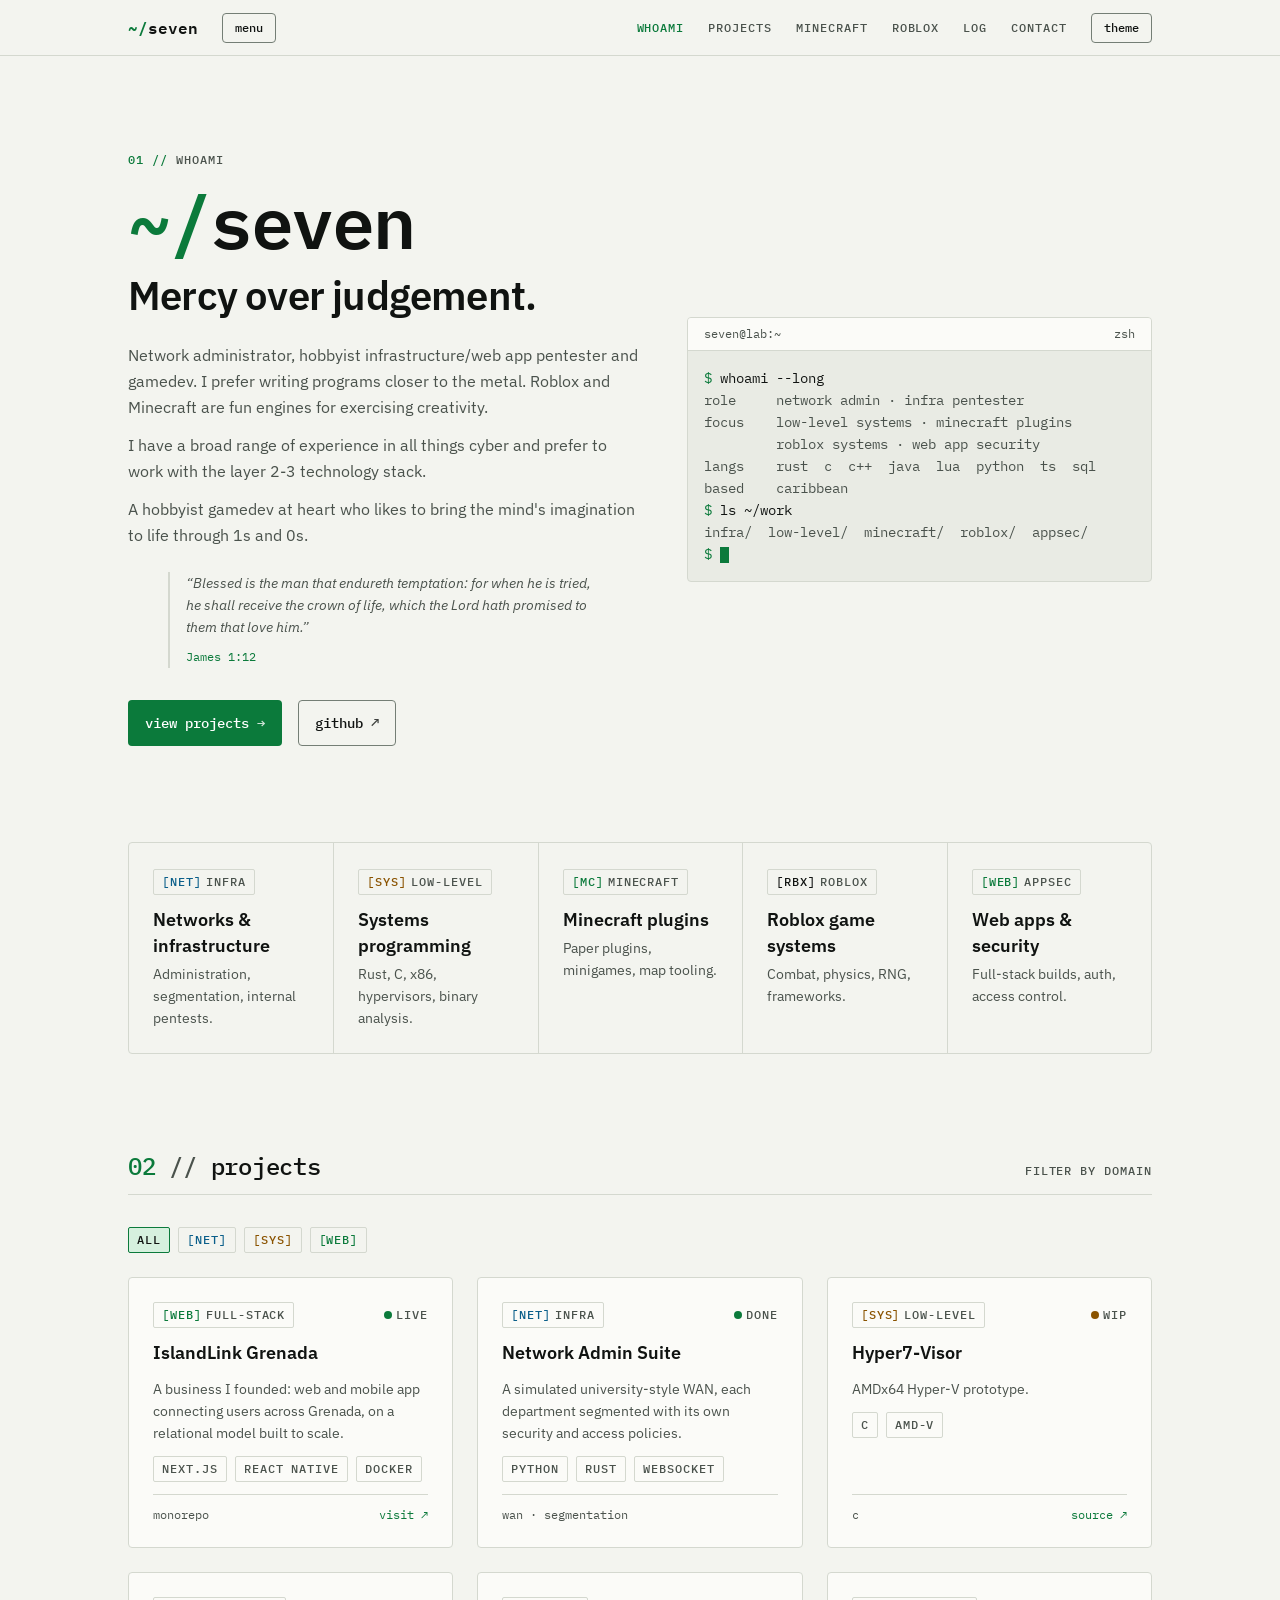
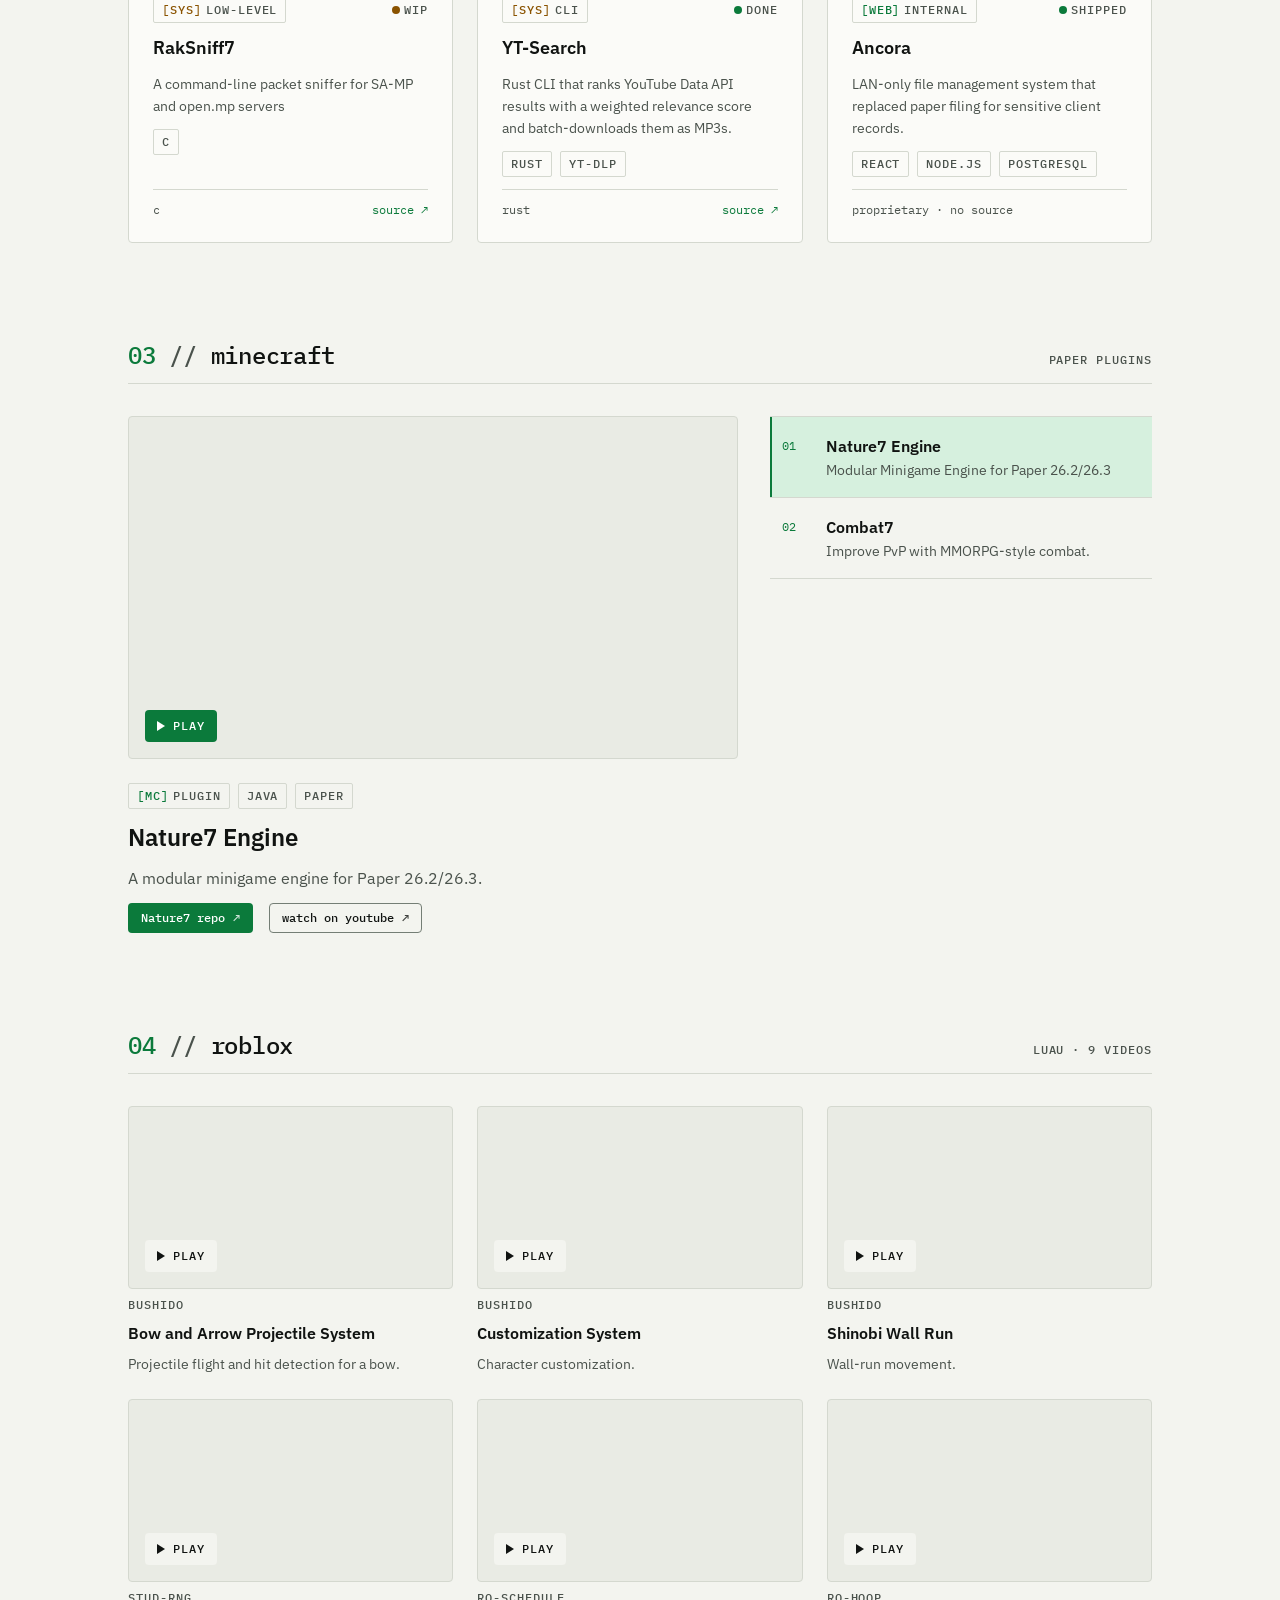
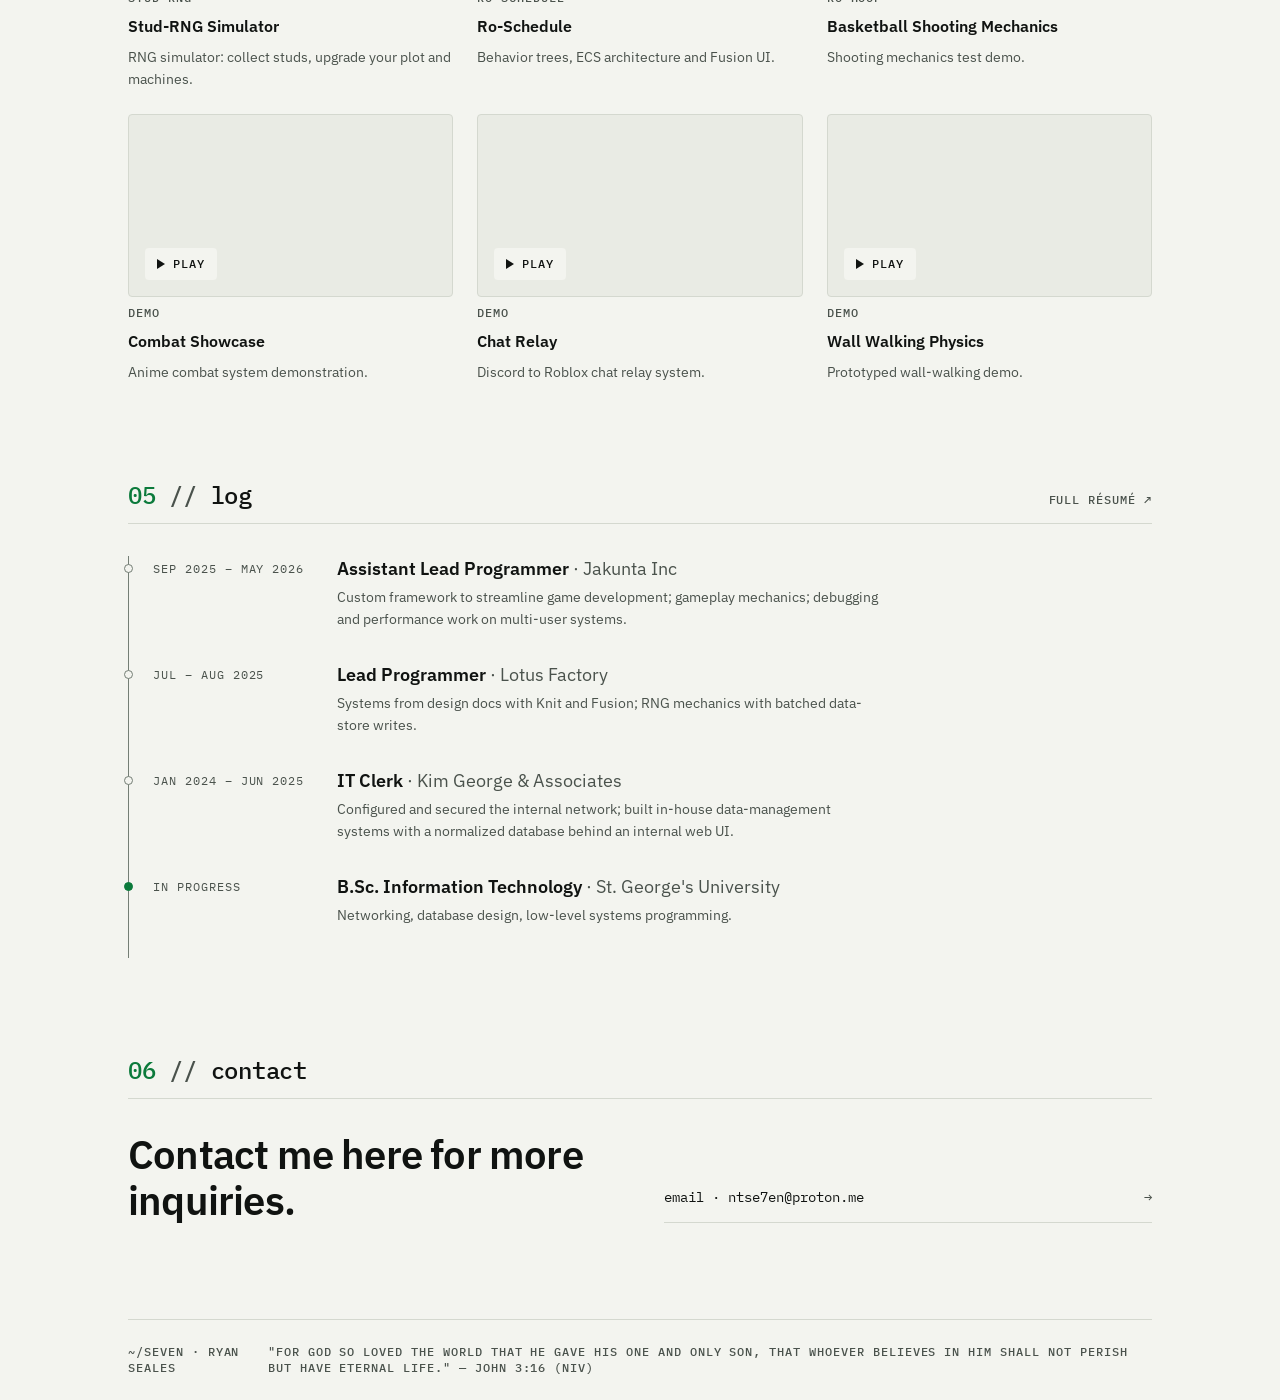
<file: index.html>
<!DOCTYPE html>
<html lang="en">
<head>
  <meta charset="UTF-8">
  <meta name="viewport" content="width=device-width, initial-scale=1.0">
  <title>~/seven — Ryan Seales</title>
  <meta name="description" content="Ryan Seales — network administrator, hobbyist infrastructure/web app pentester and gamedev. Minecraft plugins, Roblox game systems, low-level programming.">
  <meta name="theme-color" content="#0a0c0b">
  <link rel="preconnect" href="https://fonts.googleapis.com">
  <link rel="preconnect" href="https://fonts.gstatic.com" crossorigin>
  <link href="https://fonts.googleapis.com/css2?family=IBM+Plex+Mono:wght@400;500;600&family=IBM+Plex+Sans:wght@400;600&display=swap" rel="stylesheet">
  <link rel="stylesheet" href="style.css">
  <script>
    // Apply a saved theme before paint (default: follow the system).
    try { var t = localStorage.getItem('theme'); if (t) document.documentElement.dataset.theme = t; } catch (e) {}
  </script>
</head>
<body>
<a class="skip" href="#main">skip to content</a>

<!-- ============ NAV ============ -->
<header class="nav">
  <div class="wrap">
    <a class="nav__brand" href="#whoami"><b>~/</b>seven</a>
    <button class="btn btn--ghost btn--sm nav__menu" type="button" aria-expanded="false" aria-controls="nav-links">menu</button>
    <nav class="nav__links" id="nav-links" aria-label="Sections">
      <a class="nav__link" href="#whoami">whoami</a>
      <a class="nav__link" href="#projects">projects</a>
      <a class="nav__link" href="#minecraft">minecraft</a>
      <a class="nav__link" href="#roblox">roblox</a>
      <a class="nav__link" href="#log">log</a>
      <a class="nav__link" href="#contact">contact</a>
    </nav>
    <button class="btn btn--ghost btn--sm nav__theme" type="button" aria-label="Toggle light and dark theme">theme</button>
  </div>
</header>

<main id="main" class="wrap">

  <!-- ============ 01 // WHOAMI ============ -->
  <section class="hero" id="whoami">
    <div>
      <p class="eyebrow label"><b>01 //</b> whoami</p>
      <h1 class="handle"><b>~/</b>seven</h1>
      <p class="statement">Mercy over judgement.</p>
      <p class="lede">Network administrator, hobbyist infrastructure/web app pentester and gamedev. I prefer writing programs closer to the metal. Roblox and Minecraft are fun engines for exercising creativity.</p>
      <p class="lede">I have a broad range of experience in all things cyber and prefer to work with the layer 2-3 technology stack.</p>
      <p class="lede">A hobbyist gamedev at heart who likes to bring the mind's imagination to life through 1s and 0s.</p>
      <blockquote class="verse">“Blessed is the man that endureth temptation: for when he is tried, he shall receive the crown of life, which the Lord hath promised to them that love him.”<cite>James 1:12</cite></blockquote>
      <div class="btn-row">
        <a class="btn btn--primary" href="#projects">view projects <span class="btn__glyph">→</span></a>
        <a class="btn btn--ghost" href="https://github.com/glocation87" target="_blank" rel="noopener">github <span class="btn__glyph">↗</span></a>
      </div>
    </div>
    <div class="term" aria-label="Terminal summary">
      <div class="term__bar"><span>seven@lab:~</span><span>zsh</span></div>
<pre class="term__body"><span class="term__p">$</span> whoami --long
<span class="term__out">role     network admin · infra pentester
focus    low-level systems · minecraft plugins
         roblox systems · web app security
langs    rust  c  c++  java  lua  python  ts  sql
based    caribbean</span>
<span class="term__p">$</span> ls ~/work
<span class="term__out">infra/  low-level/  minecraft/  roblox/  appsec/</span>
<span class="term__p">$</span> <span class="cursor"></span></pre>
    </div>
  </section>

  <!-- domain strip -->
  <div class="domains">
    <div class="dom"><span class="tag tag--net"><span class="tag__key">[net]</span> infra</span><h3>Networks &amp; infrastructure</h3><p>Administration, segmentation, internal pentests.</p></div>
    <div class="dom"><span class="tag tag--sys"><span class="tag__key">[sys]</span> low-level</span><h3>Systems programming</h3><p>Rust, C, x86, hypervisors, binary analysis.</p></div>
    <div class="dom"><span class="tag tag--mc"><span class="tag__key">[mc]</span> minecraft</span><h3>Minecraft plugins</h3><p>Paper plugins, minigames, map tooling.</p></div>
    <div class="dom"><span class="tag tag--rbx"><span class="tag__key">[rbx]</span> roblox</span><h3>Roblox game systems</h3><p>Combat, physics, RNG, frameworks.</p></div>
    <div class="dom"><span class="tag tag--web"><span class="tag__key">[web]</span> appsec</span><h3>Web apps &amp; security</h3><p>Full-stack builds, auth, access control.</p></div>
  </div>

  <!-- ============ 02 // PROJECTS ============ -->
  <section id="projects">
    <header class="sh"><h2 class="sh__title"><span class="sh__idx">02</span> <span class="sh__sep">//</span> projects</h2><span class="sh__aside label">filter by domain</span></header>
    <div class="tags filters" role="group" aria-label="Filter projects">
      <button class="tag" type="button" data-filter="all" aria-pressed="true">all</button>
      <button class="tag tag--net" type="button" data-filter="net" aria-pressed="false"><span class="tag__key">[net]</span></button>
      <button class="tag tag--sys" type="button" data-filter="sys" aria-pressed="false"><span class="tag__key">[sys]</span></button>
      <button class="tag tag--web" type="button" data-filter="web" aria-pressed="false"><span class="tag__key">[web]</span></button>
    </div>
    <div class="grid" id="project-grid">

      <article class="card" data-domain="web">
        <div class="card__top"><span class="tag tag--web"><span class="tag__key">[web]</span> full-stack</span><span class="label muted"><span class="dot"></span>live</span></div>
        <h3 class="card__title">IslandLink Grenada</h3>
        <p class="card__sum">A business I founded: web and mobile app connecting users across Grenada, on a relational model built to scale.</p>
        <div class="tags"><span class="tag">next.js</span><span class="tag">react native</span><span class="tag">docker</span></div>
        <div class="card__foot"><span>monorepo</span><span class="card__links"><a href="https://islandlink-grenada.com" target="_blank" rel="noopener">visit ↗</a></span></div>
      </article>

      <article class="card" data-domain="net">
        <div class="card__top"><span class="tag tag--net"><span class="tag__key">[net]</span> infra</span><span class="label muted"><span class="dot"></span>done</span></div>
        <h3 class="card__title">Network Admin Suite</h3>
        <p class="card__sum">A simulated university-style WAN, each department segmented with its own security and access policies.</p>
        <div class="tags"><span class="tag">python</span><span class="tag">rust</span><span class="tag">websocket</span></div>
        <div class="card__foot"><span>wan · segmentation</span><span class="card__links"></span></div>
      </article>

      <article class="card" data-domain="sys">
        <div class="card__top"><span class="tag tag--sys"><span class="tag__key">[sys]</span> low-level</span><span class="label muted"><span class="dot dot--wip"></span>wip</span></div>
        <h3 class="card__title">Hyper7-Visor</h3>
        <p class="card__sum">AMDx64 Hyper-V prototype.</p>
        <div class="tags"><span class="tag">c</span><span class="tag">amd-v</span></div>
        <div class="card__foot"><span>c</span><span class="card__links"><a href="https://github.com/glocation87/Hyper7-Visor" target="_blank" rel="noopener">source ↗</a></span></div>
      </article>

      <!-- TODO(ryan): one-line summary for RakSniff7, and confirm its domain tag -->
      <article class="card" data-domain="sys">
        <div class="card__top"><span class="tag tag--sys"><span class="tag__key">[sys]</span> low-level</span><span class="label muted"><span class="dot dot--wip"></span>wip</span></div>
        <h3 class="card__title">RakSniff7</h3>
        <p class="card__sum">A command-line packet sniffer for SA-MP and open.mp servers</p>
        <div class="tags"><span class="tag">c</span></div>
        <div class="card__foot"><span>c</span><span class="card__links"><a href="https://github.com/glocation87/RakSniff7" target="_blank" rel="noopener">source ↗</a></span></div>
      </article>

      <article class="card" data-domain="sys">
        <div class="card__top"><span class="tag tag--sys"><span class="tag__key">[sys]</span> cli</span><span class="label muted"><span class="dot"></span>done</span></div>
        <h3 class="card__title">YT-Search</h3>
        <p class="card__sum">Rust CLI that ranks YouTube Data API results with a weighted relevance score and batch-downloads them as MP3s.</p>
        <div class="tags"><span class="tag">rust</span><span class="tag">yt-dlp</span></div>
        <div class="card__foot"><span>rust</span><span class="card__links"><a href="https://github.com/glocation87/yt-search" target="_blank" rel="noopener">source ↗</a></span></div>
      </article>

      <article class="card" data-domain="web">
        <div class="card__top"><span class="tag tag--web"><span class="tag__key">[web]</span> internal</span><span class="label muted"><span class="dot"></span>shipped</span></div>
        <h3 class="card__title">Ancora</h3>
        <p class="card__sum">LAN-only file management system that replaced paper filing for sensitive client records.</p>
        <div class="tags"><span class="tag">react</span><span class="tag">node.js</span><span class="tag">postgresql</span></div>
        <div class="card__foot"><span>proprietary · no source</span><span class="card__links"></span></div>
      </article>

    </div>
  </section>

  <!-- ============ 03 // MINECRAFT ============ -->
  <!-- Plugin entries live in script.js → PLUGINS. Add the YouTube id there when a video is up. -->
  <section id="minecraft">
    <header class="sh"><h2 class="sh__title"><span class="sh__idx">03</span> <span class="sh__sep">//</span> minecraft</h2><span class="sh__aside label">paper plugins</span></header>
    <div class="show">
      <div>
        <div id="mc-player"></div>
        <div class="show__detail">
          <div class="tags" id="mc-tags"></div>
          <h3 class="show__title" id="mc-title"></h3>
          <p class="muted" id="mc-sum"></p>
          <div class="btn-row" id="mc-links"></div>
        </div>
      </div>
      <ol class="show__list" id="mc-list" role="tablist" aria-label="Minecraft plugins"></ol>
    </div>
  </section>

  <!-- ============ 04 // ROBLOX ============ -->
  <section id="roblox">
    <header class="sh"><h2 class="sh__title"><span class="sh__idx">04</span> <span class="sh__sep">//</span> roblox</h2><span class="sh__aside label">luau · 9 videos</span></header>
    <div class="vgrid">
      <article class="vcard"><div class="video" data-yt="1sZEVW634mc" data-title="Bow and Arrow Projectile System"></div><span class="label muted">bushido</span><h3 class="vcard__title">Bow and Arrow Projectile System</h3><p class="vcard__sum">Projectile flight and hit detection for a bow.</p></article>
      <article class="vcard"><div class="video" data-yt="D9uwXdZsQt8" data-title="Customization System"></div><span class="label muted">bushido</span><h3 class="vcard__title">Customization System</h3><p class="vcard__sum">Character customization.</p></article>
      <article class="vcard"><div class="video" data-yt="hMq8feQQpd0" data-title="Shinobi Wall Run"></div><span class="label muted">bushido</span><h3 class="vcard__title">Shinobi Wall Run</h3><p class="vcard__sum">Wall-run movement.</p></article>
      <article class="vcard"><div class="video" data-yt="lTbOrLoj4iw" data-title="Stud-RNG Simulator"></div><span class="label muted">stud-rng</span><h3 class="vcard__title">Stud-RNG Simulator</h3><p class="vcard__sum">RNG simulator: collect studs, upgrade your plot and machines.</p></article>
      <article class="vcard"><div class="video" data-yt="HJFbJcsn5hs" data-title="Ro-Schedule"></div><span class="label muted">ro-schedule</span><h3 class="vcard__title">Ro-Schedule</h3><p class="vcard__sum">Behavior trees, ECS architecture and Fusion UI.</p></article>
      <article class="vcard"><div class="video" data-yt="kAFdvoHFLgI" data-title="Basketball Shooting Mechanics"></div><span class="label muted">ro-hoop</span><h3 class="vcard__title">Basketball Shooting Mechanics</h3><p class="vcard__sum">Shooting mechanics test demo.</p></article>
      <article class="vcard"><div class="video" data-yt="mzVvsjzUMJY" data-title="Combat Showcase"></div><span class="label muted">demo</span><h3 class="vcard__title">Combat Showcase</h3><p class="vcard__sum">Anime combat system demonstration.</p></article>
      <article class="vcard"><div class="video" data-yt="p5CpvkZIVE8" data-title="Chat Relay"></div><span class="label muted">demo</span><h3 class="vcard__title">Chat Relay</h3><p class="vcard__sum">Discord to Roblox chat relay system.</p></article>
      <article class="vcard"><div class="video" data-yt="TnqcRvDEsFE" data-title="Wall Walking Physics"></div><span class="label muted">demo</span><h3 class="vcard__title">Wall Walking Physics</h3><p class="vcard__sum">Prototyped wall-walking demo.</p></article>
    </div>
  </section>

  <!-- ============ WRITE-UPS (hidden until there are real ones) ============
       Uncomment this block when there are real write-ups, add a nav link, and renumber the sections after it.
       Never name a client, IP, domain or employee.
  <section id="writeups">
    <header class="sh"><h2 class="sh__title"><span class="sh__idx">05</span> <span class="sh__sep">//</span> write-ups</h2><span class="sh__aside label">sanitized</span></header>
    <div class="find"><span class="sev sev--high">high</span><div><p class="find__title">Title: the impact, in plain words</p><span class="find__meta">[net] · internal assessment · sanitized</span></div><a href="#">read →</a></div>
  </section>
  -->

  <!-- ============ 05 // LOG ============ -->
  <section id="log">
    <header class="sh"><h2 class="sh__title"><span class="sh__idx">05</span> <span class="sh__sep">//</span> log</h2><a class="sh__aside label" href="resume/RyanSealesResume.html">full résumé ↗</a></header>
    <ol class="log">
      <li class="log__item"><span class="log__when">sep 2025 – may 2026</span><div><h3 class="log__role">Assistant Lead Programmer <span class="log__org">· Jakunta Inc</span></h3><p class="log__body">Custom framework to streamline game development; gameplay mechanics; debugging and performance work on multi-user systems.</p></div></li>
      <li class="log__item"><span class="log__when">jul – aug 2025</span><div><h3 class="log__role">Lead Programmer <span class="log__org">· Lotus Factory</span></h3><p class="log__body">Systems from design docs with Knit and Fusion; RNG mechanics with batched data-store writes.</p></div></li>
      <li class="log__item"><span class="log__when">jan 2024 – jun 2025</span><div><h3 class="log__role">IT Clerk <span class="log__org">· Kim George &amp; Associates</span></h3><p class="log__body">Configured and secured the internal network; built in-house data-management systems with a normalized database behind an internal web UI.</p></div></li>
      <li class="log__item log__item--now"><span class="log__when">in progress</span><div><h3 class="log__role">B.Sc. Information Technology <span class="log__org">· St. George's University</span></h3><p class="log__body">Networking, database design, low-level systems programming.</p></div></li>
    </ol>
  </section>

  <!-- ============ 06 // CONTACT ============ -->
  <section id="contact">
    <header class="sh"><h2 class="sh__title"><span class="sh__idx">06</span> <span class="sh__sep">//</span> contact</h2></header>
    <div class="contact">
      <h3>Contact me here for more inquiries.</h3>
      <div class="links">
        <a href="mailto:ntse7en@proton.me">email · ntse7en@proton.me <span>→</span></a>
      </div>
    </div>
  </section>

  <footer class="footer label"><span>~/seven · ryan seales</span><span>"For God so loved the world that he gave his one and only Son, that whoever believes in him shall not perish but have eternal life." — John 3:16 (NIV)</span></footer>
</main>

<script src="script.js"></script>
</body>
</html>
</file>
<file: style.css>
/* ~/seven — portfolio styles. Tokens from the "seven" design system. */

/* ---------- tokens ---------- */
:root, [data-theme="dark"] {
  --bg-000: #0a0c0b;
  --bg-100: #111412;
  --bg-200: #181c19;
  --line: #262c28;
  --line-strong: #66716a;
  --ink: #e8ece8;
  --ink-muted: #a3ada6;
  --signal: #5af78e;
  --on-signal: #04140a;
  --signal-dim: #12301e;
  --amber: #ffb547;
  --red: #ff6b6b;
  --cyan: #6cc7ff;
  --focus: var(--signal);
  color-scheme: dark;
}
@media (prefers-color-scheme: light) {
  :root:not([data-theme="dark"]) {
    --bg-000: #f3f4ef; --bg-100: #fbfbf8; --bg-200: #e9ebe4; --line: #d4d8cf; --line-strong: #747e75;
    --ink: #101311; --ink-muted: #4a524c; --signal: #0b7a3b; --on-signal: #ffffff; --signal-dim: #d6f0de;
    --amber: #8a5300; --red: #b42318; --cyan: #0b5f8a; color-scheme: light;
  }
}
[data-theme="light"] {
  --bg-000: #f3f4ef; --bg-100: #fbfbf8; --bg-200: #e9ebe4; --line: #d4d8cf; --line-strong: #747e75;
  --ink: #101311; --ink-muted: #4a524c; --signal: #0b7a3b; --on-signal: #ffffff; --signal-dim: #d6f0de;
  --amber: #8a5300; --red: #b42318; --cyan: #0b5f8a; color-scheme: light;
}
:root {
  --font-sans: "IBM Plex Sans", system-ui, sans-serif;
  --font-mono: "IBM Plex Mono", ui-monospace, "SFMono-Regular", Menlo, monospace;
  --space-1: 4px; --space-2: 8px; --space-3: 12px; --space-4: 16px; --space-6: 24px;
  --space-8: 32px; --space-12: 48px; --space-24: 96px;
  --radius-sm: 2px; --radius-md: 4px; --radius-full: 999px;
  --content-max: 1120px; --prose-max: 68ch; --nav-height: 56px;
}

/* ---------- base ---------- */
*, *::before, *::after { box-sizing: border-box; }
html { scroll-behavior: smooth; scroll-padding-top: calc(var(--nav-height) + var(--space-6)); }
@media (prefers-reduced-motion: reduce) { html { scroll-behavior: auto; } }
body { margin: 0; font-family: var(--font-sans); font-size: 16px; line-height: 26px; color: var(--ink); background: var(--bg-000); -webkit-font-smoothing: antialiased; }
a { color: var(--signal); text-decoration: none; }
a:hover { text-decoration: underline; text-underline-offset: 3px; }
:focus-visible { outline: 2px solid var(--focus); outline-offset: 2px; }
img { max-width: 100%; display: block; }
h1, h2, h3, p { margin: 0; }
.skip { position: absolute; left: -999px; top: 0; }
.skip:focus { left: var(--space-4); top: var(--space-2); z-index: 100; background: var(--signal); color: var(--on-signal); padding: var(--space-2) var(--space-3); }

.wrap { max-width: var(--content-max); margin: 0 auto; padding: 0 var(--space-12); }
.label { font-family: var(--font-mono); font-size: 12px; line-height: 16px; font-weight: 500; letter-spacing: .08em; text-transform: uppercase; }
.muted { color: var(--ink-muted); }
section { padding-top: var(--space-24); }

/* ---------- nav ---------- */
.nav { position: sticky; top: 0; z-index: 50; height: var(--nav-height); background: var(--bg-000); border-bottom: 1px solid var(--line); }
.nav .wrap { height: 100%; display: flex; align-items: center; gap: var(--space-6); }
.nav__brand { font-family: var(--font-mono); font-weight: 600; font-size: 16px; color: var(--ink); }
.nav__brand:hover { text-decoration: none; }
.nav__brand b { color: var(--signal); font-weight: 600; }
.nav__links { display: flex; gap: var(--space-6); margin-left: auto; }
.nav__link { font-family: var(--font-mono); font-size: 12px; line-height: 16px; font-weight: 500; letter-spacing: .08em; text-transform: uppercase; color: var(--ink-muted); }
.nav__link:hover { color: var(--ink); text-decoration: none; }
.nav__link[aria-current="true"] { color: var(--signal); }
.nav__menu, .nav__theme { display: none; }
.nav__theme { display: inline-flex; }

/* ---------- buttons ---------- */
.btn { display: inline-flex; align-items: center; gap: var(--space-2); font-family: var(--font-mono); font-size: 14px; line-height: 20px; font-weight: 500; padding: var(--space-3) var(--space-4); border-radius: var(--radius-md); border: 1px solid transparent; cursor: pointer; background: none; }
.btn:hover { text-decoration: none; }
.btn--primary { background: var(--signal); color: var(--on-signal); }
.btn--primary:hover { filter: brightness(1.08); }
.btn--ghost { color: var(--ink); border-color: var(--line-strong); }
.btn--ghost:hover { background: var(--bg-200); }
.btn--sm { padding: var(--space-1) var(--space-3); font-size: 12px; }
.btn__glyph { opacity: .8; }
.btn-row { display: flex; flex-wrap: wrap; gap: var(--space-4); }

/* ---------- tags ---------- */
.tags { display: flex; flex-wrap: wrap; gap: var(--space-2); }
.tag { display: inline-flex; align-items: center; gap: var(--space-1); font-family: var(--font-mono); font-size: 12px; line-height: 16px; font-weight: 500; letter-spacing: .08em; text-transform: uppercase; padding: var(--space-1) var(--space-2); border-radius: var(--radius-sm); border: 1px solid var(--line); color: var(--ink-muted); background: transparent; }
.tag__key { color: var(--ink); }
.tag--net .tag__key { color: var(--cyan); }
.tag--sys .tag__key { color: var(--amber); }
.tag--mc .tag__key, .tag--web .tag__key { color: var(--signal); }
.tag--rbx .tag__key { color: var(--ink); }
button.tag { cursor: pointer; }
button.tag:hover { border-color: var(--line-strong); }
.tag[aria-pressed="true"] { background: var(--signal-dim); border-color: var(--signal); color: var(--ink); }

/* ---------- section header ---------- */
.sh { display: flex; align-items: baseline; gap: var(--space-4); border-bottom: 1px solid var(--line); padding-bottom: var(--space-3); margin-bottom: var(--space-8); }
.sh__title { font-family: var(--font-mono); font-size: 24px; line-height: 32px; font-weight: 500; letter-spacing: -.01em; }
.sh__idx { color: var(--signal); }
.sh__sep { color: var(--ink-muted); }
.sh__aside { margin-left: auto; color: var(--ink-muted); }

/* ---------- hero ---------- */
.hero { display: grid; grid-template-columns: 1.1fr 1fr; gap: var(--space-12); align-items: center; padding-top: var(--space-24); }
.eyebrow { color: var(--ink-muted); margin-bottom: var(--space-4); }
.eyebrow b { color: var(--signal); font-weight: 500; }
.handle { font-family: var(--font-mono); font-size: 72px; line-height: 72px; font-weight: 600; letter-spacing: -.03em; }
.handle b { color: var(--signal); font-weight: 600; }
.statement { margin-top: var(--space-4); font-size: 40px; line-height: 46px; font-weight: 600; letter-spacing: -.02em; max-width: 18ch; }
.lede { margin-top: var(--space-6); color: var(--ink-muted); max-width: var(--prose-max); }
.lede + .lede { margin-top: var(--space-3); }
.verse { margin-top: var(--space-6); padding-left: var(--space-4); border-left: 2px solid var(--line); max-width: var(--prose-max); font-style: italic; color: var(--ink-muted); font-size: 14px; line-height: 22px; }
.verse cite { display: block; margin-top: var(--space-2); font-style: normal; font-family: var(--font-mono); font-size: 12px; color: var(--signal); }
.hero .btn-row { margin-top: var(--space-8); }

/* ---------- terminal ---------- */
.term { border: 1px solid var(--line); border-radius: var(--radius-md); background: var(--bg-200); overflow: hidden; font-family: var(--font-mono); font-size: 14px; line-height: 22px; }
.term__bar { display: flex; justify-content: space-between; padding: var(--space-2) var(--space-4); border-bottom: 1px solid var(--line); background: var(--bg-100); color: var(--ink-muted); font-size: 12px; line-height: 16px; }
.term__body { margin: 0; padding: var(--space-4); white-space: pre; overflow-x: auto; color: var(--ink); font: inherit; }
.term__p { color: var(--signal); }
.term__out { color: var(--ink-muted); }
.cursor { display: inline-block; width: .6em; height: 1.1em; vertical-align: text-bottom; background: var(--signal); animation: blink 1.1s steps(1) infinite; }
@keyframes blink { 50% { opacity: 0; } }
@media (prefers-reduced-motion: reduce) { .cursor { animation: none; } }

/* ---------- domain strip ---------- */
.domains { display: grid; grid-template-columns: repeat(5, 1fr); border: 1px solid var(--line); border-radius: var(--radius-md); margin-top: var(--space-24); }
.dom { padding: var(--space-6); border-left: 1px solid var(--line); }
.dom:first-child { border-left: 0; }
.dom h3 { margin: var(--space-3) 0 var(--space-1); font-size: 18px; line-height: 26px; font-weight: 600; }
.dom p { font-size: 14px; line-height: 22px; color: var(--ink-muted); }

/* ---------- project cards ---------- */
.filters { margin-bottom: var(--space-6); }
.grid { display: grid; grid-template-columns: repeat(auto-fill, minmax(300px, 1fr)); gap: var(--space-6); }
.card { display: flex; flex-direction: column; gap: var(--space-3); padding: var(--space-6); background: var(--bg-100); border: 1px solid var(--line); border-radius: var(--radius-md); }
.card:hover { background: var(--bg-200); border-color: var(--line-strong); }
.card[hidden] { display: none; }
.card__top { display: flex; align-items: center; justify-content: space-between; gap: var(--space-2); }
.card__title { font-size: 18px; line-height: 26px; font-weight: 600; }
.card__sum { font-size: 14px; line-height: 22px; color: var(--ink-muted); }
.card__foot { display: flex; align-items: center; justify-content: space-between; gap: var(--space-2); margin-top: auto; padding-top: var(--space-3); border-top: 1px solid var(--line); font-family: var(--font-mono); font-size: 12px; line-height: 16px; color: var(--ink-muted); }
.card__links { display: flex; gap: var(--space-4); }
.dot { display: inline-block; width: 8px; height: 8px; border-radius: var(--radius-full); background: var(--signal); margin-right: var(--space-1); }
.dot--wip { background: var(--amber); }

/* ---------- video facade ---------- */
.video { position: relative; display: block; width: 100%; aspect-ratio: 16 / 9; padding: 0; border: 1px solid var(--line); border-radius: var(--radius-md); background: var(--bg-200); overflow: hidden; cursor: pointer; color: var(--ink-muted); }
.video img, .video iframe { position: absolute; inset: 0; width: 100%; height: 100%; object-fit: cover; border: 0; }
.video__play { position: absolute; left: var(--space-4); bottom: var(--space-4); display: inline-flex; align-items: center; gap: var(--space-2); padding: var(--space-2) var(--space-3); border-radius: var(--radius-md); background: var(--signal); color: var(--on-signal); font-family: var(--font-mono); font-size: 12px; line-height: 16px; font-weight: 500; letter-spacing: .08em; text-transform: uppercase; }
.video__play::before { content: ""; border-style: solid; border-width: 5px 0 5px 8px; border-color: transparent transparent transparent currentColor; }
.video__ph { position: absolute; inset: 0; display: grid; place-items: center; font-family: var(--font-mono); font-size: 12px; letter-spacing: .08em; text-transform: uppercase; }
.video:hover .video__play { filter: brightness(1.08); }
.video[data-pending] { cursor: default; }
.video.is-playing { cursor: default; }

/* ---------- minecraft showcase ---------- */
.show { display: grid; grid-template-columns: 1.6fr 1fr; gap: var(--space-8); align-items: start; }
.show__list { list-style: none; margin: 0; padding: 0; border-top: 1px solid var(--line); }
.show__item { display: grid; grid-template-columns: 32px 1fr; gap: var(--space-3); width: 100%; padding: var(--space-4) var(--space-3); border: 0; border-bottom: 1px solid var(--line); background: transparent; color: var(--ink); text-align: left; font: inherit; cursor: pointer; }
.show__item:hover { background: var(--bg-100); }
.show__item[aria-selected="true"] { background: var(--signal-dim); box-shadow: inset 2px 0 0 var(--signal); }
.show__num { font-family: var(--font-mono); font-size: 12px; line-height: 26px; color: var(--signal); }
.show__name { display: block; font-size: 16px; line-height: 26px; font-weight: 600; }
.show__sum { display: block; font-size: 14px; line-height: 22px; color: var(--ink-muted); }
.show__detail { margin-top: var(--space-6); display: grid; gap: var(--space-3); }
.show__title { font-size: 24px; line-height: 32px; font-weight: 600; }

/* ---------- roblox video cards ---------- */
.vgrid { display: grid; grid-template-columns: repeat(3, 1fr); gap: var(--space-6); }
.vcard { display: flex; flex-direction: column; gap: var(--space-2); }
.vcard__title { font-size: 16px; line-height: 24px; font-weight: 600; }
.vcard__sum { font-size: 14px; line-height: 22px; color: var(--ink-muted); }
.vcard .video__play { background: var(--bg-000); color: var(--ink); }
.vcard .video:hover .video__play { background: var(--signal); color: var(--on-signal); filter: none; }

/* ---------- log ---------- */
.log { list-style: none; margin: 0; padding: 0; border-left: 1px solid var(--line-strong); }
.log__item { position: relative; display: grid; grid-template-columns: 160px 1fr; gap: var(--space-6); padding: 0 0 var(--space-8) var(--space-6); }
.log__item::before { content: ""; position: absolute; left: -5px; top: 8px; width: 9px; height: 9px; border-radius: var(--radius-full); background: var(--bg-000); border: 1px solid var(--line-strong); }
.log__item--now::before { background: var(--signal); border-color: var(--signal); }
.log__when { font-family: var(--font-mono); font-size: 12px; line-height: 26px; letter-spacing: .08em; text-transform: uppercase; color: var(--ink-muted); }
.log__role { font-size: 18px; line-height: 26px; font-weight: 600; }
.log__org { color: var(--ink-muted); font-weight: 400; }
.log__body { margin-top: var(--space-1); font-size: 14px; line-height: 22px; color: var(--ink-muted); max-width: var(--prose-max); }

/* ---------- contact + footer ---------- */
.contact { display: grid; grid-template-columns: 1fr 1fr; gap: var(--space-12); align-items: end; }
.contact h3 { font-size: 40px; line-height: 46px; font-weight: 600; letter-spacing: -.02em; }
.links { font-family: var(--font-mono); font-size: 14px; }
.links a { display: flex; justify-content: space-between; padding: var(--space-3) 0; border-bottom: 1px solid var(--line); color: var(--ink); }
.links a span { color: var(--ink-muted); }
.links a:hover { color: var(--signal); text-decoration: none; }
.footer { margin-top: var(--space-24); padding: var(--space-6) 0; border-top: 1px solid var(--line); display: flex; justify-content: space-between; gap: var(--space-4); color: var(--ink-muted); }

/* ---------- responsive ---------- */
@media (max-width: 1024px) {
  .domains { grid-template-columns: repeat(2, 1fr); }
  .dom { border-left: 0; border-top: 1px solid var(--line); }
  .dom:nth-child(-n+2) { border-top: 0; }
  .dom:nth-child(even) { border-left: 1px solid var(--line); }
  .vgrid { grid-template-columns: repeat(2, 1fr); }
}
@media (max-width: 860px) {
  .wrap { padding: 0 var(--space-4); }
  .hero, .show, .contact { grid-template-columns: 1fr; }
  .hero { padding-top: var(--space-12); gap: var(--space-8); }
  .handle { font-size: 48px; line-height: 52px; }
  .statement, .contact h3 { font-size: 30px; line-height: 36px; }
  section { padding-top: var(--space-12); }
  .domains { margin-top: var(--space-12); }
  .nav__menu { display: inline-flex; margin-left: auto; }
  .nav__links { display: none; position: absolute; top: var(--nav-height); left: 0; right: 0; flex-direction: column; gap: 0; padding: var(--space-2) var(--space-4) var(--space-4); background: var(--bg-000); border-bottom: 1px solid var(--line); }
  .nav__links.is-open { display: flex; }
  .nav__link { padding: var(--space-3) 0; }
  .log__item { grid-template-columns: 1fr; gap: 0; }
}
@media (max-width: 560px) {
  .domains { grid-template-columns: 1fr; }
  .dom, .dom:nth-child(even) { border-left: 0; }
  .dom:nth-child(2) { border-top: 1px solid var(--line); }
  .vgrid { grid-template-columns: 1fr; }
  .term { font-size: 12px; line-height: 20px; }
  .footer { flex-direction: column; }
}
</file>
